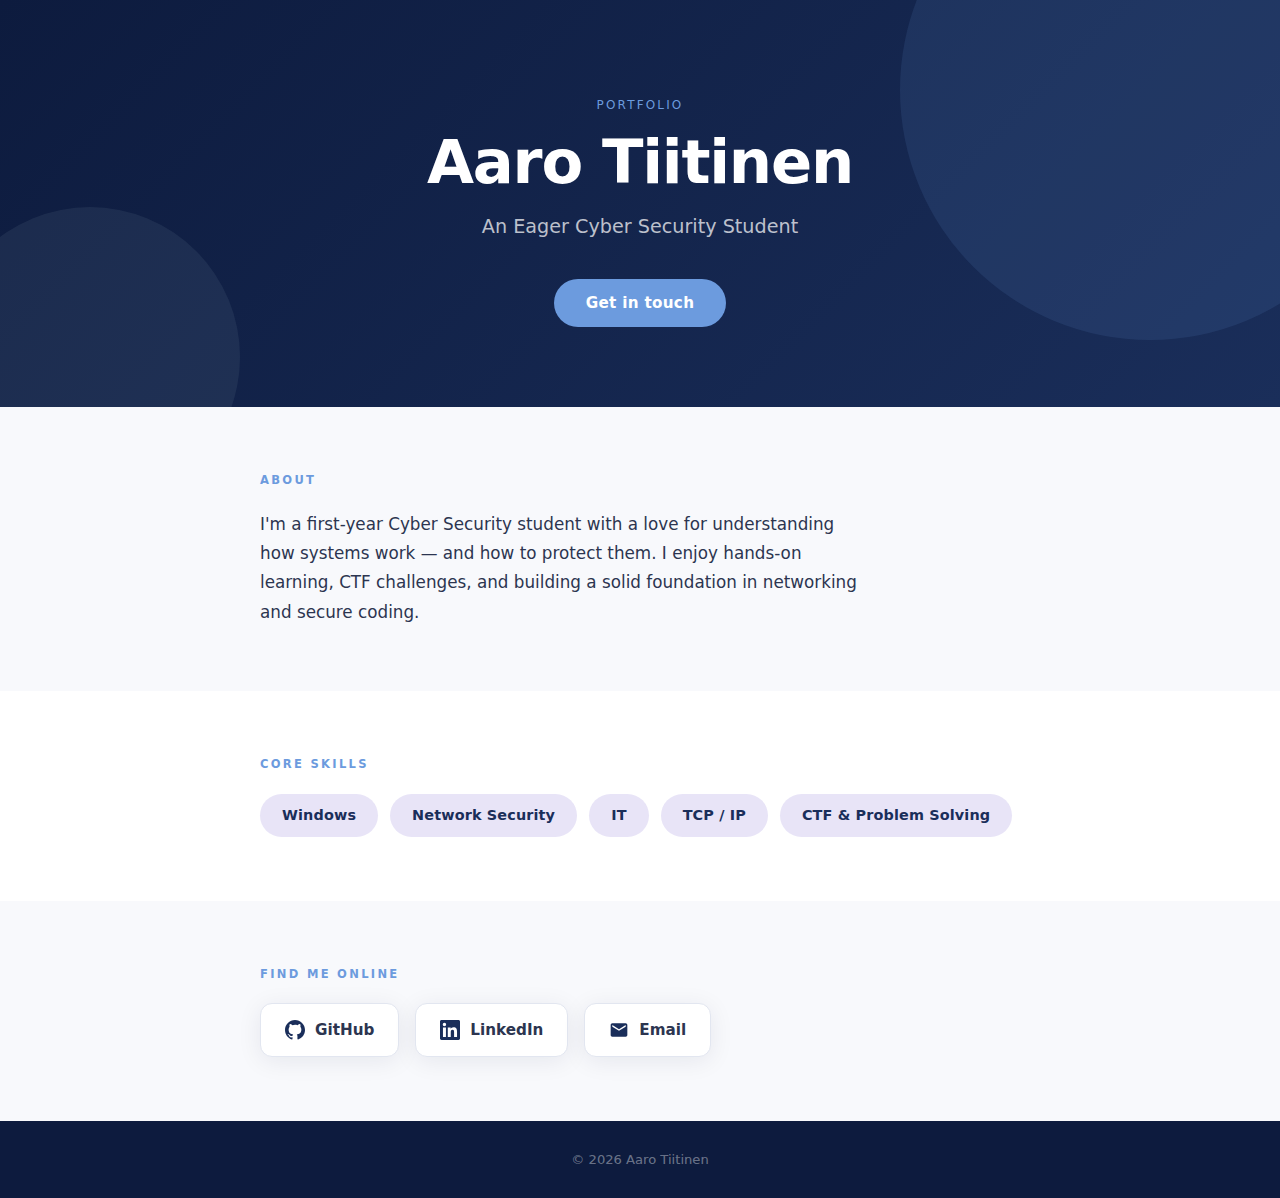
<file: cyberportfolio/index.html>
<!DOCTYPE html>
<html lang="en">
  <head>
    <meta charset="UTF-8" />
    <meta name="viewport" content="width=device-width, initial-scale=1.0" />
    <title>Aaro Tiitinen — Cyber Security</title>
    <link rel="stylesheet" href="style.css" />
  </head>
  <body>
    <!-- ── HEADER / HERO ── -->
    <header class="hero">
      <div class="hero-inner">
        <p class="hero-label">Portfolio</p>
        <h1 class="hero-name">Aaro Tiitinen</h1>
        <p class="hero-tagline">An Eager Cyber Security Student</p>
        <a href="mailto:[your-email@example.com]" class="cta-btn"
          >Get in touch</a
        >
      </div>
    </header>

    <main>
      <!-- ── ABOUT ── -->
      <section class="section about">
        <div class="container">
          <h2 class="section-title">About</h2>
          <p class="about-text">
            I'm a first-year Cyber Security student with a love for
            understanding how systems work — and how to protect them. I enjoy
            hands-on learning, CTF challenges, and building a solid foundation
            in networking and secure coding.
          </p>
        </div>
      </section>

      <!-- ── CORE SKILLS ── -->
      <section class="section skills">
        <div class="container">
          <h2 class="section-title">Core Skills</h2>
          <ul class="skills-grid">
            <li class="skill-card">Windows</li>
            <li class="skill-card">Network Security</li>
            <li class="skill-card">IT</li>
            <li class="skill-card">TCP / IP</li>
            <li class="skill-card">CTF &amp; Problem Solving</li>
          </ul>
        </div>
      </section>

      <!-- ── SOCIALS / LINKS ── -->
      <section class="section socials">
        <div class="container">
          <h2 class="section-title">Find Me Online</h2>
          <div class="links-row">
            <a
              href="https://github.com/aarotiit"
              class="link-card"
              target="_blank"
              rel="noopener"
            >
              <span class="link-icon">
                <!-- GitHub icon (inline SVG, no external dependency) -->
                <svg
                  xmlns="http://www.w3.org/2000/svg"
                  viewBox="0 0 24 24"
                  fill="currentColor"
                  aria-hidden="true"
                >
                  <path
                    d="M12 0C5.37 0 0 5.37 0 12c0 5.3 3.438 9.8 8.205 11.385.6.113.82-.258.82-.577
                  0-.285-.01-1.04-.015-2.04-3.338.724-4.042-1.61-4.042-1.61-.546-1.387-1.333-1.756
                  -1.333-1.756-1.09-.745.083-.729.083-.729 1.205.084 1.84 1.237 1.84 1.237 1.07
                  1.834 2.807 1.304 3.492.997.108-.775.418-1.305.762-1.605-2.665-.3-5.466-1.332
                  -5.466-5.93 0-1.31.465-2.38 1.235-3.22-.135-.303-.54-1.523.105-3.176 0 0
                  1.005-.322 3.3 1.23a11.52 11.52 0 0 1 3-.405c1.02.005 2.045.138 3 .405 2.28
                  -1.552 3.285-1.23 3.285-1.23.645 1.653.24 2.873.12 3.176.765.84 1.23 1.91
                  1.23 3.22 0 4.61-2.805 5.625-5.475 5.92.42.36.81 1.096.81 2.22 0 1.606-.015
                  2.896-.015 3.286 0 .315.21.69.825.57C20.565 21.795 24 17.295 24 12c0-6.63
                  -5.37-12-12-12z"
                  />
                </svg>
              </span>
              GitHub
            </a>

            <a
              href="https://www.linkedin.com/in/aaro-tiitinen-1a43a0358/"
              class="link-card"
              target="_blank"
              rel="noopener"
            >
              <span class="link-icon">
                <svg
                  xmlns="http://www.w3.org/2000/svg"
                  viewBox="0 0 24 24"
                  fill="currentColor"
                  aria-hidden="true"
                >
                  <path
                    d="M20.447 20.452h-3.554v-5.569c0-1.328-.027-3.037-1.852-3.037-1.853
                  0-2.136 1.445-2.136 2.939v5.667H9.351V9h3.414v1.561h.046c.477-.9
                  1.637-1.85 3.37-1.85 3.601 0 4.267 2.37 4.267 5.455v6.286zM5.337
                  7.433a2.062 2.062 0 0 1-2.063-2.065 2.064 2.064 0 1 1 2.063
                  2.065zm1.782 13.019H3.555V9h3.564v11.452zM22.225 0H1.771C.792 0
                  0 .774 0 1.729v20.542C0 23.227.792 24 1.771 24h20.451C23.2
                  24 24 23.227 24 22.271V1.729C24 .774 23.2 0 22.222 0h.003z"
                  />
                </svg>
              </span>
              LinkedIn
            </a>

            <a href="mailto:aaro.tiitinen@gmail.com" class="link-card">
              <span class="link-icon">
                <svg
                  xmlns="http://www.w3.org/2000/svg"
                  viewBox="0 0 24 24"
                  fill="currentColor"
                  aria-hidden="true"
                >
                  <path
                    d="M20 4H4c-1.1 0-2 .9-2 2v12c0 1.1.9 2 2 2h16c1.1
                  0 2-.9 2-2V6c0-1.1-.9-2-2-2zm0 4-8 5-8-5V6l8 5 8-5v2z"
                  />
                </svg>
              </span>
              Email
            </a>
          </div>
        </div>
      </section>
    </main>

    <footer class="footer">
      <p>&copy; 2026 Aaro Tiitinen</p>
    </footer>
  </body>
</html>
</file>
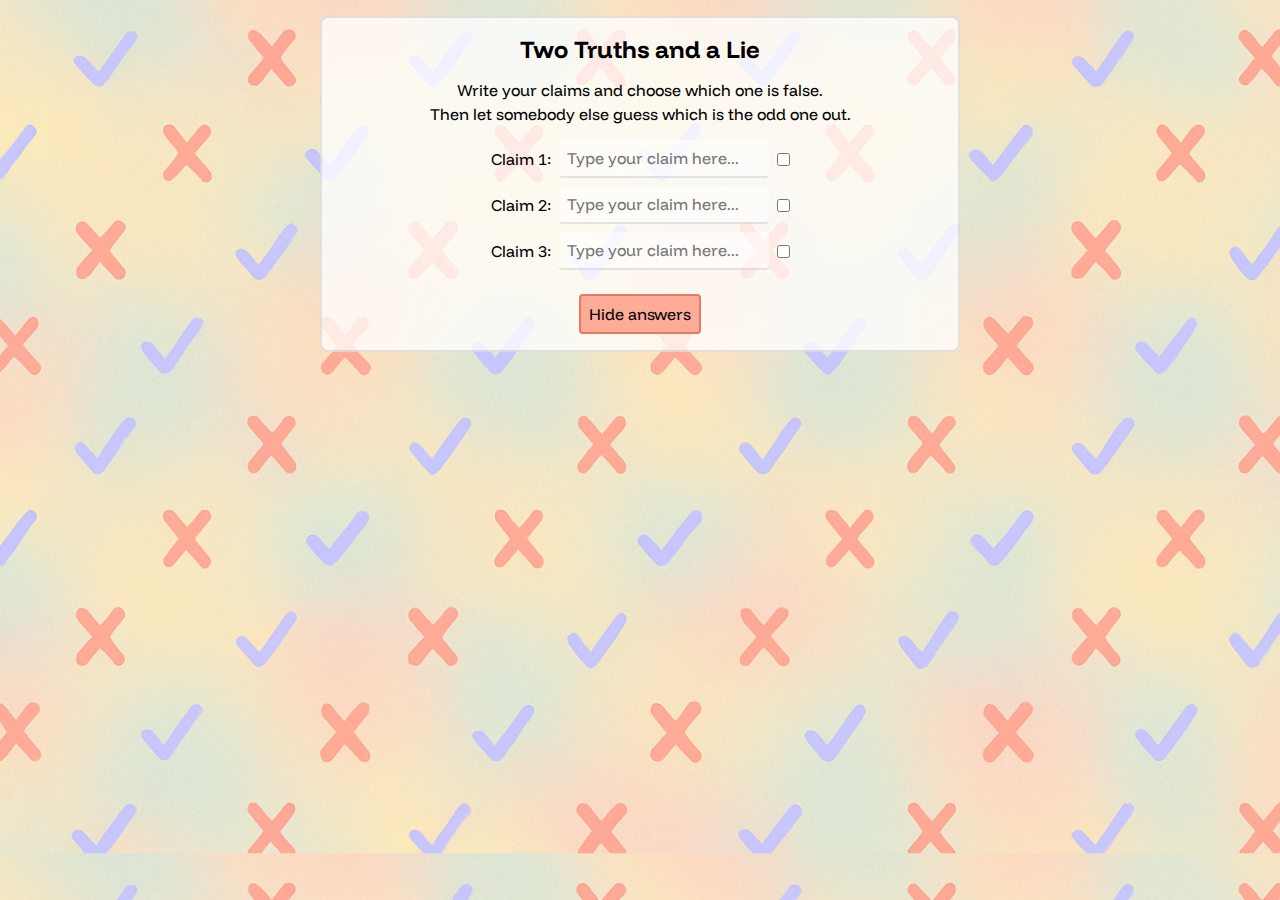
<file: TwoTruthsAndOneLie/index.html>
<!DOCTYPE html>
<html lang="en">
  <head>
    <meta charset="UTF-8" />
    <meta name="viewport" content="width=device-width, initial-scale=1.0" />
    <link rel="preconnect" href="https://fonts.googleapis.com" />
    <link rel="preconnect" href="https://fonts.gstatic.com/" crossorigin />
    <link
      href="https://fonts.googleapis.com/css2?family=Funnel+Display:wght@300..800&display=swap"
      rel="stylesheet"
    />
    <title>Two Truths and a Lie</title>
    <style>
      html,
      html * {
        margin: 0;
        padding: 0;
        border: none;
        box-sizing: border-box;
      }
      body {
        font: 1em "Funnel Display", "Arial", sans-serif;
        background: url(background.png);
        background-size: cover;
      }
      #root {
        max-width: 40em;
        margin: 1rem auto;
        padding: 1rem;
        background: rgba(255, 255, 255, 0.75);
        border: 0.15rem solid rgba(0, 0, 0, 0.1);
        border-radius: 0.5rem;
      }
      header {
        text-align: center;
      }
      h2 {
        margin-bottom: 1rem;
      }
      p {
        margin-bottom: 0.25rem;
      }
      p:last-child {
        margin-bottom: 1rem;
      }
      form {
        display: flex;
        flex-direction: column;
        align-items: center;
      }
      .input-container {
        display: flex;
        align-items: center;
        gap: 0.5rem;
        margin-bottom: 0.5rem;
      }
      input[type="text"],
      button {
        font: inherit;
        padding: 0.5rem;
        border-radius: 0.25rem;
      }
      input[type="text"] {
        background: rgba(255, 255, 255, 0.5);
        border-bottom: 0.15rem solid rgba(0, 0, 0, 0.1);
        transition: 100ms background ease-in-out;
      }
      .show input[type="text"].truth {
        background: rgba(14, 161, 66, 0.25);
      }
      .show input[type="text"].lie {
        background: rgba(220, 50, 0, 0.25);
      }
      button {
        margin-top: 1rem;
        background: rgba(254, 171, 151, 1);
        border: 0.15rem solid rgba(214, 108, 82, 0.75);
        transition: 100ms background ease-in-out;
      }
      button:hover {
        background: rgba(254, 171, 151, 0.75);
      }
      input[type="checkbox"],
      button:hover {
        cursor: pointer;
      }
      input[type="checkbox"] {
        transition: 100ms opacity ease-in-out;
      }
      .hide input[type="checkbox"] {
        opacity: 0;
      }
    </style>
  </head>
  <body>
    <div id="root">
      <header>
        <h2>Two Truths and a Lie</h2>
        <p>Write your claims and choose which one is false.</p>
        <p>Then let somebody else guess which is the odd one out.</p>
      </header>
      <form id="form">
        <div class="input-container show">
          <label for="claim-1">Claim 1:</label>
          <input
            id="claim-1"
            type="text"
            placeholder="Type your claim here..."
          />
          <input class="claim-checkbox" id="claim-1-checkbox" type="checkbox" />
        </div>
        <div class="input-container show">
          <label for="claim-2">Claim 2:</label>
          <input
            id="claim-2"
            type="text"
            placeholder="Type your claim here..."
          />
          <input class="claim-checkbox" id="claim-2-checkbox" type="checkbox" />
        </div>
        <div class="input-container show">
          <label for="claim-3">Claim 3:</label>
          <input
            id="claim-3"
            type="text"
            placeholder="Type your claim here..."
          />
          <input class="claim-checkbox" id="claim-3-checkbox" type="checkbox" />
        </div>
        <button id="toggle-answers" type="button" value="1">
          Hide answers
        </button>
      </form>
    </div>
    <script>
      const checkboxes = document.querySelectorAll(".claim-checkbox");

      checkboxes.forEach((checkbox) => {
        checkbox.addEventListener("change", (event) => {
          checkboxes.forEach((element) => {
            const textInput =
              element.parentElement.querySelector("input[type='text']");
            if (element.id !== event.target.id || element.checked === false) {
              element.checked = false;
              textInput.className = "truth";
            } else {
              textInput.className = "lie";
            }
          });
        });
      });

      const button = document.getElementById("toggle-answers");
      const containers = document.querySelectorAll(".input-container");

      button.addEventListener("click", () => {
        if (Number(button.value) === 1) {
          button.value = 0;
          containers.forEach((container) =>
            container.classList.replace("show", "hide")
          );
          button.textContent = "Show answers";
        } else {
          button.value = 1;
          containers.forEach((container) =>
            container.classList.replace("hide", "show")
          );
          button.textContent = "Hide answers";
        }
      });
    </script>
  </body>
</html>
</file>
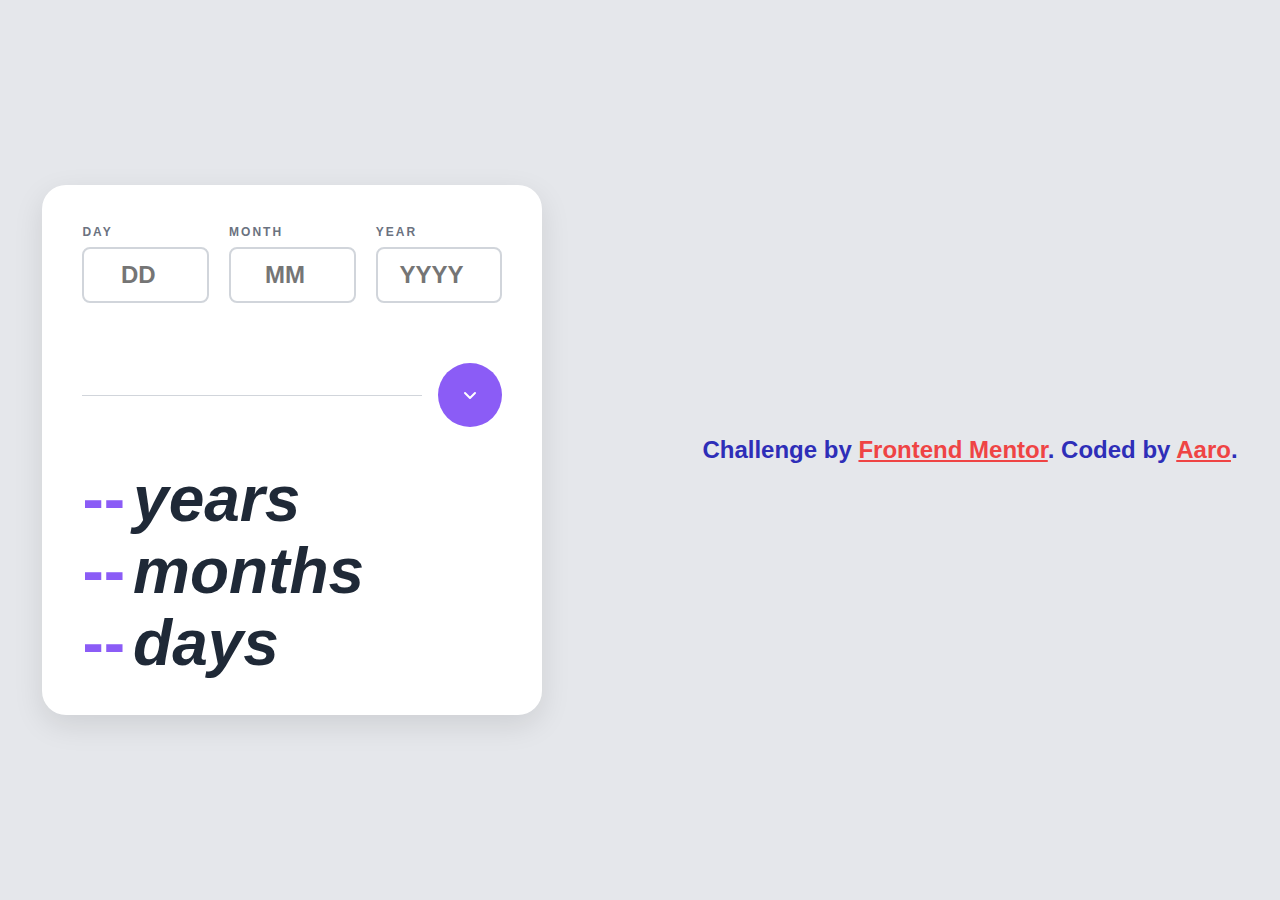
<file: age-calculator-app/code/index.html>
<!DOCTYPE html>
<html lang="en">
  <head>
    <meta charset="UTF-8" />
    <meta name="viewport" content="width=device-width, initial-scale=1.0" />
    <title>Age Calculator</title>
    <link rel="icon" type="image/png" href="images/favicon-32x32.png" />
    <meta
      name="description"
      content="Calculate your exact age in years, months, and days"
    />

    <link rel="stylesheet" href="style.css" />
  </head>
  <body>
    <div class="container">
      <div class="calculator-card">
        <div class="input-section">
          <div class="input-group">
            <label for="day">DAY</label>
            <input type="number" id="day" placeholder="DD" min="1" max="31" />
            <span class="error-message" id="day-error"></span>
          </div>

          <div class="input-group">
            <label for="month">MONTH</label>
            <input type="number" id="month" placeholder="MM" min="1" max="12" />
            <span class="error-message" id="month-error"></span>
          </div>

          <div class="input-group">
            <label for="year">YEAR</label>
            <input type="number" id="year" placeholder="YYYY" min="1900" />
            <span class="error-message" id="year-error"></span>
          </div>
        </div>

        <div class="divider-section">
          <div class="divider-line"></div>
          <button class="calculate-btn" id="calculate-btn">
            <svg
              width="24"
              height="24"
              viewBox="0 0 24 24"
              fill="none"
              xmlns="http://www.w3.org/200/svg"
            >
              <path
                d="M7 10L12 15L17 10"
                stroke="currentColor"
                stroke-width="2"
                stroke-linecap="round"
                stroke-linejoin="round"
              />
            </svg>
          </button>
        </div>

        <div class="results-section">
          <div class="result-row">
            <span class="number" id="years-result">--</span>
            <span class="unit">years</span>
          </div>
          <div class="result-row">
            <span class="number" id="months-result">--</span>
            <span class="unit">months</span>
          </div>
          <div class="result-row">
            <span class="number" id="days-result">--</span>
            <span class="unit">days</span>
          </div>
        </div>
      </div>
    </div>

    <script src="script.js"></script>

    <div id="sign">
      Challenge by
      <a href="https://www.frontendmentor.io?ref=challenge" target="_blank"
        >Frontend Mentor</a
      >. Coded by <a href="https://github.com/aarotiit">Aaro</a>.
    </div>
  </body>
</html>
</file>
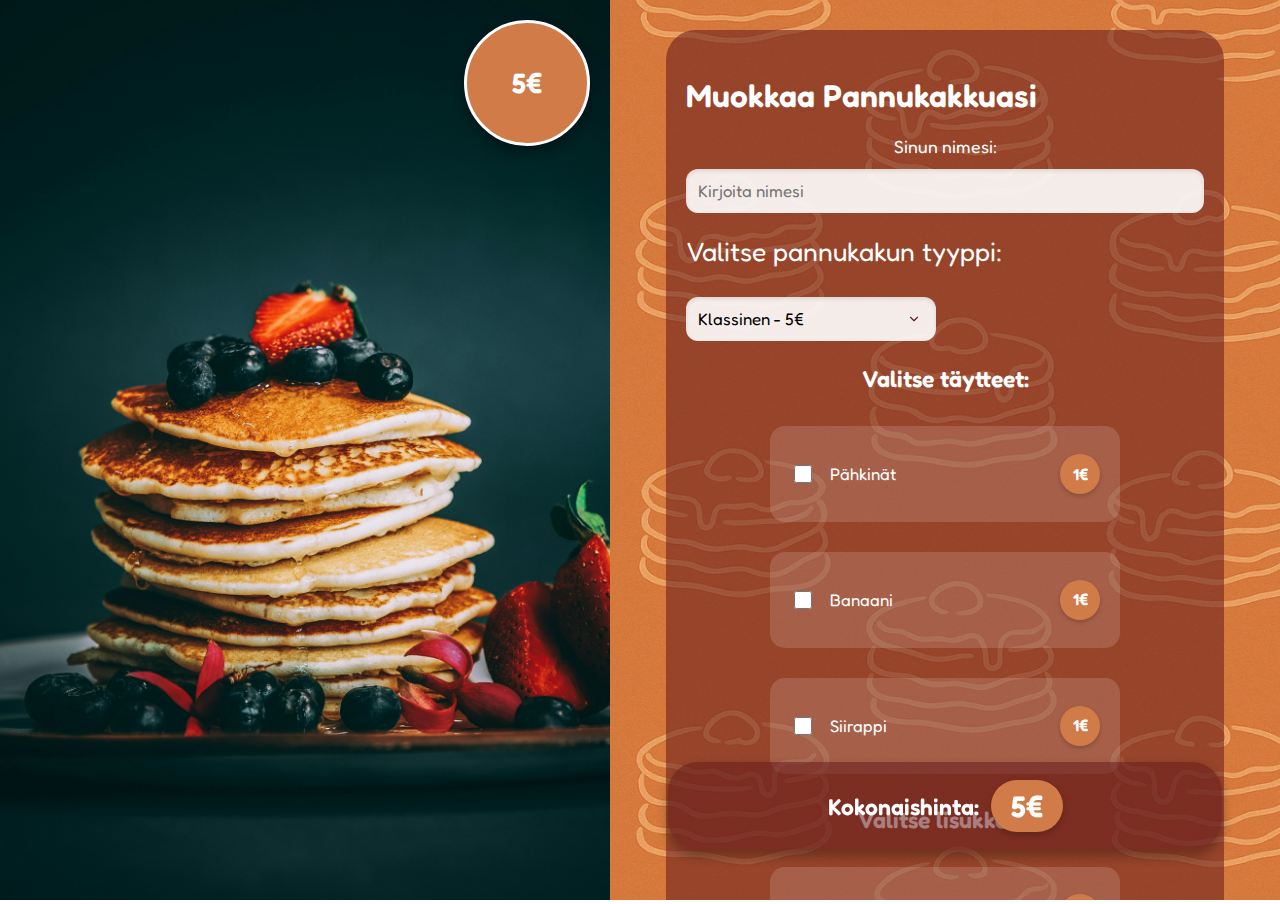
<file: Pannukakkusivu/code/index.html>
<!DOCTYPE html>
<html lang="en">
  <head>
    <meta charset="UTF-8" />
    <title>Tilaa pannukakku</title>
    <link rel="stylesheet" href="style.css" />
    <link
      href="https://fonts.googleapis.com/css2?family=Fredoka:wght@400;600&display=swap"
      rel="stylesheet"
    />
  </head>
  <body>
    <div class="container">
      <div class="image-container">
        <img src="images/pancake.jpeg" alt="Delicious pancakes" />
        <div class="price-banner"><span id="totalPrice">5€</span></div>
      </div>
      <div class="form-container">
        <div id="box">
          <h2>Muokkaa Pannukakkuasi</h2>
          <form id="pancakeForm">
            <label for="customerName">Sinun nimesi:</label>
            <input
              type="text"
              id="customerName"
              placeholder="Kirjoita nimesi"
            />

            <div id="selectType">
              <label for="type" style="font-size: 1.5em"
                >Valitse pannukakun tyyppi:</label
              >
              <select id="type">
                <option value="5">Klassinen - 5€</option>
                <option value="6">Suklaa - 6€</option>
                <option value="7">Mustikka - 7€</option>
              </select>
            </div>

            <h3>Valitse täytteet:</h3>
            <label>
              <div class="ingredients">
                <input type="checkbox" class="topping" value="1" />
                <span>Pähkinät</span>
                <p class="extraPrice">1€</p>
              </div>
            </label>
            <label>
              <div class="ingredients">
                <input type="checkbox" class="topping" value="1" />
                <span>Banaani</span>
                <p class="extraPrice">1€</p>
              </div>
            </label>
            <label>
              <div class="ingredients">
                <input type="checkbox" class="topping" value="1" />
                <span>Siirappi</span>
                <p class="extraPrice">1€</p>
              </div>
            </label>

            <h3>Valitse lisukkeet:</h3>
            <label>
              <div class="ingredients">
                <input type="checkbox" class="extra" value="2" />
                <span>Kermavaahto</span>
                <p class="extraPrice">2€</p>
              </div>
            </label>
            <label>
              <div class="ingredients">
                <input type="checkbox" class="extra" value="3" />
                <span>Jäätelö</span>
                <p class="extraPrice">3€</p>
              </div>
            </label>

            <h3>Valitse toimitustapa:</h3>
            <div class="delivery-options">
              <label class="delivery-option">
                <input type="checkbox" class="delivery" value="0" />
                Syö täällä
              </label>
              <label class="delivery-option">
                <input type="checkbox" class="delivery" value="0" />
                Ota mukaan
              </label>
              <label class="delivery-option">
                <input type="checkbox" class="delivery" value="5" />
                Toimitus (+ 5€)
              </label>
            </div>
          </form>
        </div>

        <h3 id="priceTitle">
          Kokonaishinta: <span id="totalPriceDisplay">5€</span>
        </h3>
        <button type="button" id="seeOrder">Tarkista tilauksen tiedot</button>

        <div id="orderSummary">
          <h3>Tilauksen yhteenveto</h3>
          <p id="summaryText">Tietosi tulevat tähän.</p>
          <button type="button" id="confirmOrder">Vahvista tilaus</button>
        </div>

        <div class="nav-links">
          <a href="tilaukset.html">Kaikki tilaukset</a>
        </div>
      </div>
    </div>
    <script src="script.js"></script>
  </body>
</html>
</file>
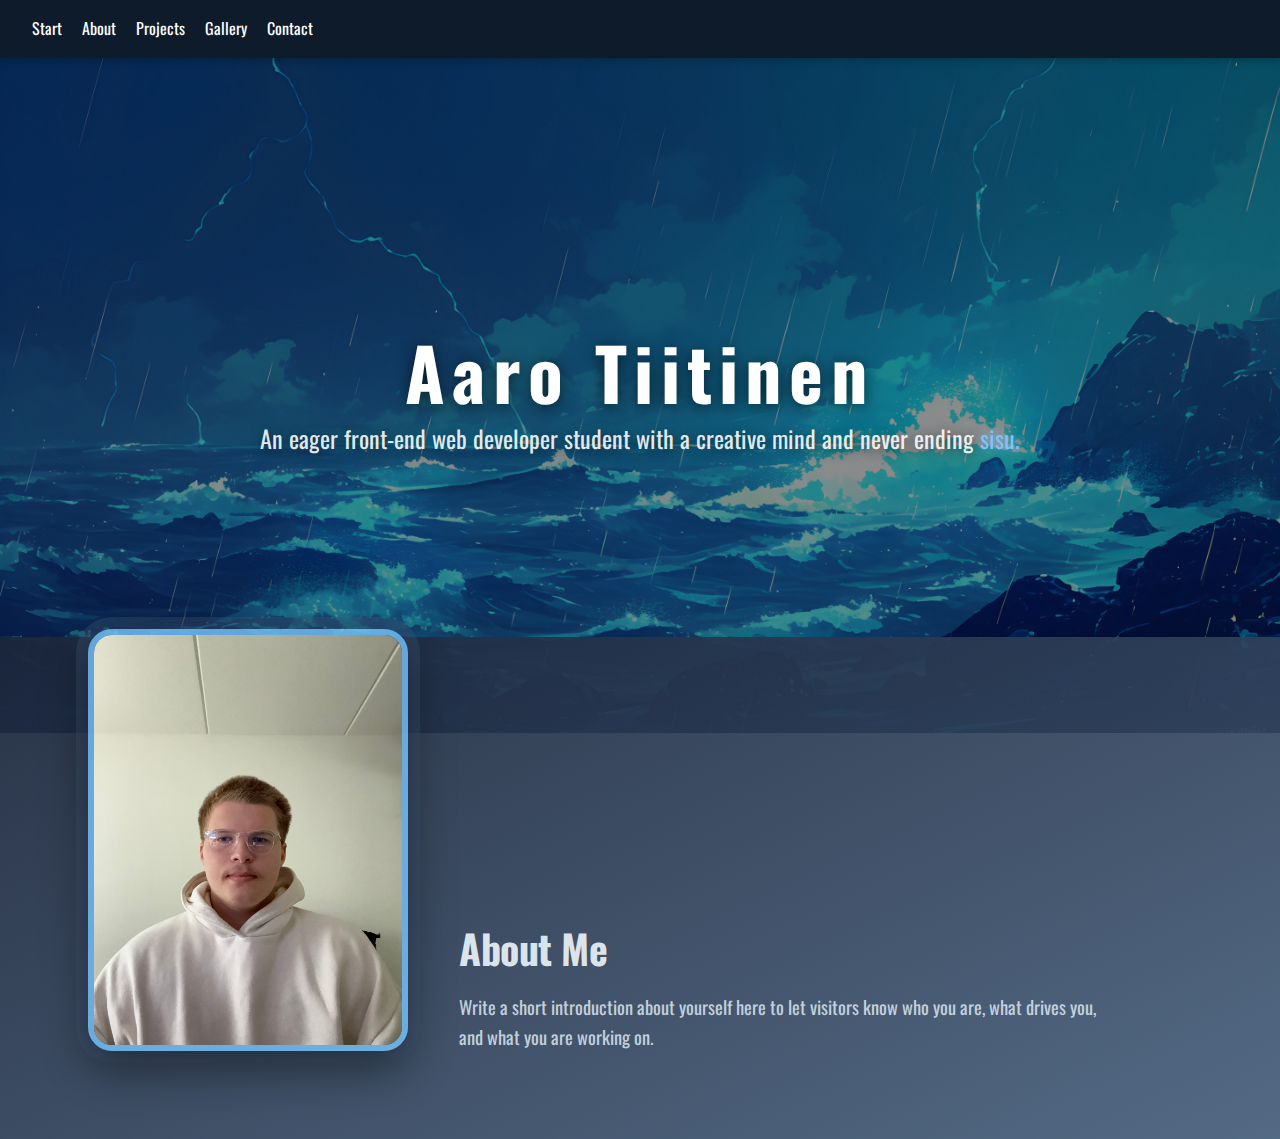
<file: Portfolio/Code/index.html>
<!DOCTYPE html>
<html lang="en">
  <head>
    <meta charset="utf-8" />
    <meta name="viewport" content="width=device-width, initial-scale=1" />
    <title>Aaro Tiitinen - Portfolio</title>
    <!-- Inter + Montserrat from Google Fonts -->
    <link rel="preconnect" href="https://fonts.googleapis.com" />
    <link rel="preconnect" href="https://fonts.gstatic.com" crossorigin />
    <link
      href="https://fonts.googleapis.com/css2?family=Oswald:wght@200..700&display=swap"
      rel="stylesheet"
    />
    <link rel="stylesheet" href="style.css" />
  </head>
  <body>
    <!-- 2. Header (branding + navigation) -->
    <header>
      <nav aria-label="Main navigation">
        <a href="index.html" id="myName"></a>
        <!-- Mobile menu button -->
        <button
          class="ham-menu"
          aria-label="Open menu"
          aria-controls="mobile-menu"
          aria-expanded="false"
          type="button"
        >
          <span aria-hidden="true"></span>
          <span aria-hidden="true"></span>
          <span aria-hidden="true"></span>
        </button>
        <!-- Navigation links (drawer on mobile, inline on desktop) -->
        <div class="off-screen-menu" id="mobile-menu">
          <ul>
            <li><a href="#hero">Start</a></li>
            <li><a href="#about">About</a></li>
            <li><a href="#projects">Projects</a></li>
            <li><a href="gallery.html">Gallery</a></li>
            <li><a href="#contact">Contact</a></li>
          </ul>
        </div>
      </nav>
    </header>

    <!-- 3. Main (all primary content lives here) -->
    <main id="main">
      <!-- Hero Section -->
      <section id="hero">
        <div class="hero-inner">
          <h1 class="hero-title">Aaro Tiitinen</h1>
          <p class="hero-subtitle">
            An eager front-end web developer student with a creative mind and
            never ending
            <span class="hero-sisu-wrapper">
              <button type="button" id="hero-sisu">sisu.</button>
              <span class="hero-tooltip" id="hero-sisu-tooltip">
                Sisu is finnish for "perseverance through hardships".
              </span>
            </span>
          </p>
        </div>
      </section>

      <!-- About Section -->
      <section id="about">
        <div class="about-wrapper">
          <div class="about-media">
            <img
              src="../Images/selfie.JPEG"
              alt="Portrait of Aaro Tiitinen"
              class="about-photo"
            />
          </div>
          <div class="about-content">
            <h2 class="about-heading">About Me</h2>
            <p class="about-text">
              Write a short introduction about yourself here to let visitors know who you are, what drives you, and what you are working on.
            </p>
          </div>
        </div>
      </section>

      <!-- Projects Section -->
      <section id="projects">
        <!-- later: project cards -->
      </section>

      <!-- Gallery Page is separate (gallery.html) -->
    </main>

    <!-- 4. Footer (contact form, links, copyright) -->
    <footer id="contact">
      <!-- later: contact form -->
    </footer>
    <script src="script.js"></script>
  </body>
</html>
</file>
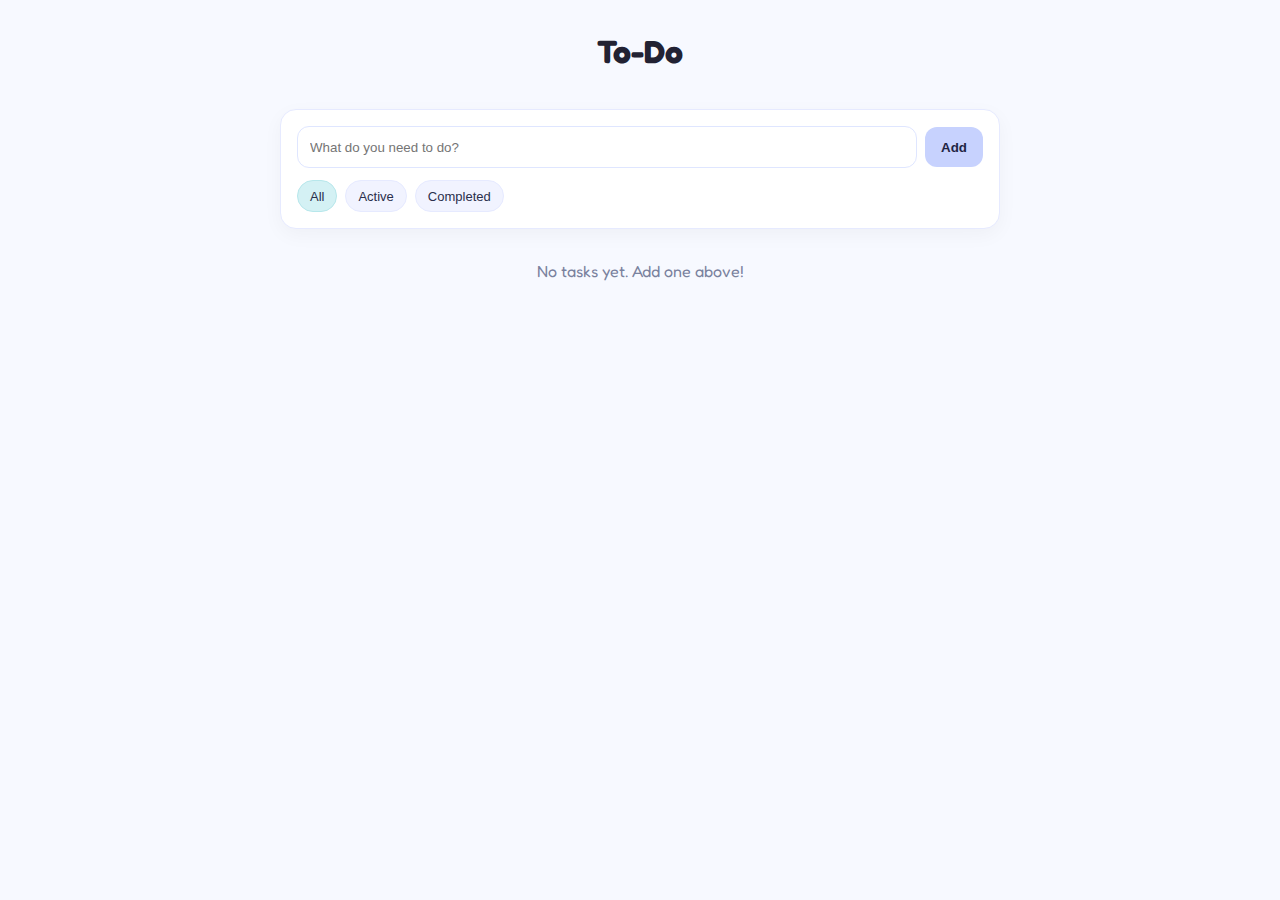
<file: To-Do-list/code/index.html>
<!DOCTYPE html>
<html lang="en">
  <head>
    <meta charset="UTF-8" />
    <meta name="viewport" content="width=device-width, initial-scale=1.0" />
    <title>To-Do List</title>
    <link rel="canonical" href="/" />
    <link rel="stylesheet" href="style.css" />

    <link rel="preconnect" href="https://fonts.googleapis.com" />
    <link rel="preconnect" href="https://fonts.gstatic.com" crossorigin />
    <link
      href="https://fonts.googleapis.com/css2?family=Fredoka:wght@400;500;600;700&display=swap"
      rel="stylesheet"
    />
  </head>

  <body>
    <header class="site-header">
      <h1 class="site-title">To-Do</h1>
      <p class="site-subtitle"></p>
    </header>

    <main class="app">
      <section class="card">
        <div class="input-row">
          <input
            id="task-input"
            type="text"
            placeholder="What do you need to do?"
            aria-label="New task"
          />
          <button id="add-btn">Add</button>
        </div>
        <div class="filters">
          <button id="filter-all" class="chip active">All</button>
          <button id="filter-active" class="chip">Active</button>
          <button id="filter-completed" class="chip">Completed</button>
        </div>
      </section>

      <section style="margin-top: 16px" aria-label="Task list">
        <ul id="list" class="list"></ul>
        <div id="empty" class="empty" style="display: none">
          No tasks yet. Add one above!
        </div>
      </section>
    </main>
    <script src="script.js"></script>
  </body>
</html>
</file>
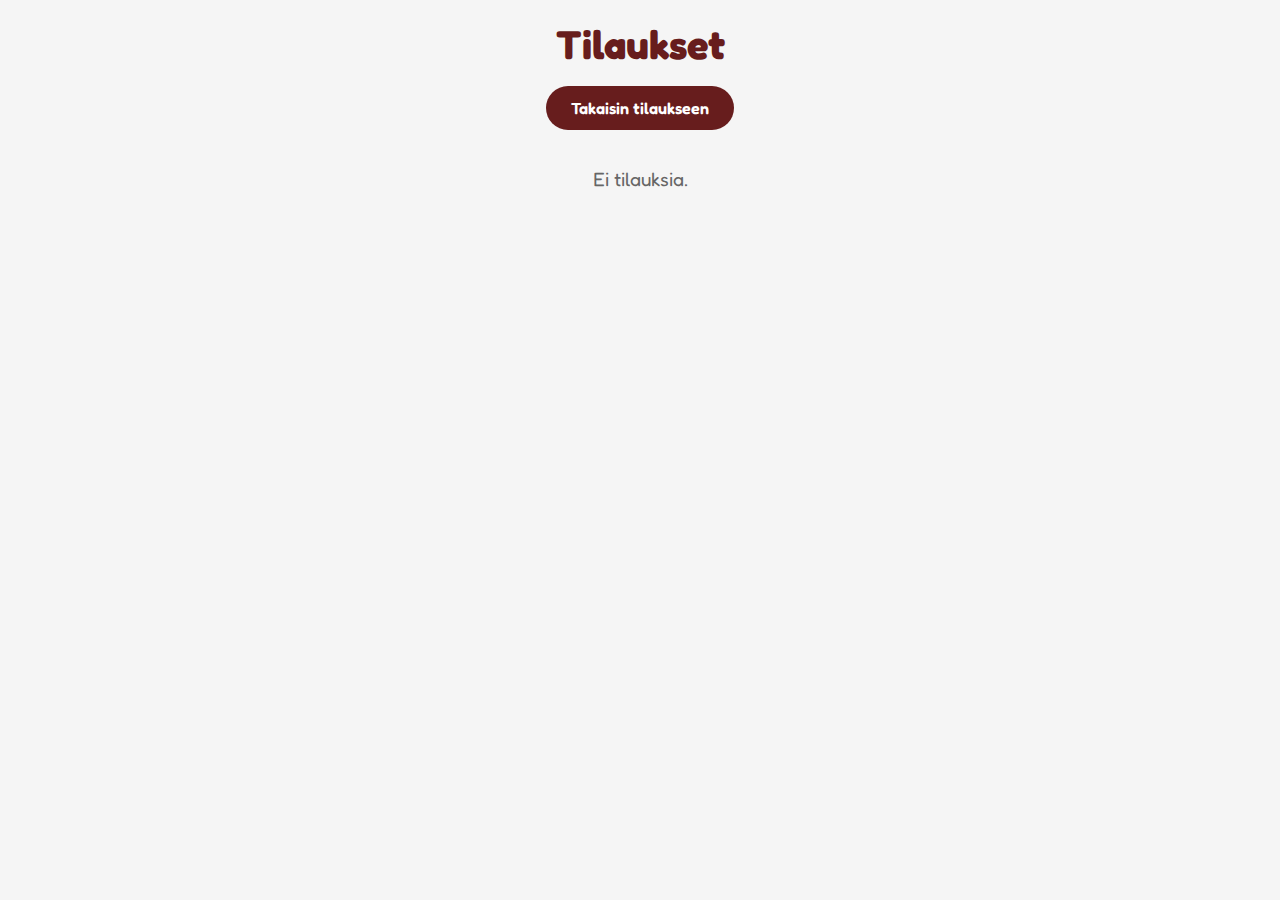
<file: Pannukakkusivu/code/tilaukset.html>
<html lang="fi">
  <head>
    <meta charset="UTF-8" />
    <title>Kaikki tilaukset</title>
    <link rel="stylesheet" href="kokki.css" />
    <link
      href="https://fonts.googleapis.com/css2?family=Fredoka:wght@400;600&display=swap"
      rel="stylesheet"
    />
  </head>
  <body>
    <div class="orders-page">
      <h1>Tilaukset</h1>
      <div class="nav-back">
        <a href="index.html">Takaisin tilaukseen</a>
      </div>
      <div id="ordersContainer"></div>
    </div>
    <script src="kokki.js"></script>
  </body>
</html>
</file>
<file: age-calculator-app/code/style.css>
* {
  margin: 0;
  padding: 0;
  box-sizing: border-box;
}

body {
  font-family: "Poppins", -apple-system, BlinkMacSystemFont, "Segoe UI", Roboto,
    sans-serif;
  background-color: #e5e7eb;
  min-height: 100vh;
  display: flex;
  align-items: center;
  justify-content: center;
  padding: 20px;
}

.container {
  width: 100%;
  max-width: 500px;
}

.calculator-card {
  background: white;
  border-radius: 24px;
  padding: 40px;
  box-shadow: 0 10px 30px rgba(0, 0, 0, 0.1);
}

.input-section {
  display: grid;
  grid-template-columns: 1fr 1fr 1fr;
  gap: 20px;
  margin-bottom: 40px;
}

.input-group {
  display: flex;
  flex-direction: column;
}

.input-group label {
  font-size: 12px;
  font-weight: 600;
  color: #6b7280;
  letter-spacing: 2px;
  margin-bottom: 8px;
  text-transform: uppercase;
}

.input-group input {
  width: 100%;
  height: 56px;
  border: 2px solid #d1d5db;
  border-radius: 8px;
  font-size: 24px;
  font-weight: bold;
  text-align: center;
  background: white;
  transition: all 0.2s ease;
}

.input-group input:hover {
  border-color: #8b5cf6;
}

.input-group input:focus {
  outline: none;
  border-color: #8b5cf6;
  box-shadow: 0 0 0 3px rgba(139, 92, 246, 0.1);
}

.input-group input.error {
  border-color: #ef4444;
}

.error-message {
  font-size: 12px;
  color: #ef4444;
  font-style: italic;
  margin-top: 4px;
  min-height: 16px;
}

.divider-section {
  display: flex;
  align-items: center;
  justify-content: flex-end;
  margin-bottom: 40px;
}

.divider-line {
  flex: 1;
  height: 1px;
  background-color: #d1d5db;
  margin-right: 16px;
}

.calculate-btn {
  width: 64px;
  height: 64px;
  border: none;
  border-radius: 50%;
  background-color: #8b5cf6;
  color: white;
  cursor: pointer;
  display: flex;
  align-items: center;
  justify-content: center;
  transition: all 0.2s ease;
}

.calculate-btn:hover {
  background-color: #7c3aed;
  transform: scale(1.05);
}

.calculate-btn:active {
  transform: scale(0.95);
}

.results-section {
  display: flex;
  flex-direction: column;
  gap: 8px;
}

.result-row {
  display: flex;
  align-items: baseline;
  gap: 8px;
}

.number {
  font-size: 64px;
  font-weight: 900;
  color: #8b5cf6;
  line-height: 1;
}

.unit {
  font-size: 64px;
  font-weight: 900;
  color: #1f2937;
  font-style: italic;
  line-height: 1;
}

@media (max-width: 640px) {
  .calculator-card {
    padding: 24px;
  }

  .input-section {
    gap: 16px;
    margin-bottom: 32px;
  }

  .input-group input {
    height: 48px;
    font-size: 20px;
  }

  .calculate-btn {
    width: 56px;
    height: 56px;
  }

  .number,
  .unit {
    font-size: 48px;
  }

  .divider-section {
    margin-bottom: 32px;
  }
}

@media (max-width: 480px) {
  .number,
  .unit {
    font-size: 40px;
  }

  .input-group input {
    font-size: 18px;
  }
}

#sign {
  margin-left: 10rem;
  color: rgb(46, 46, 184);
  font-size: x-large;
  font-weight: 600;
}

#sign a {
  color: #ef4444;
}
</file>
<file: Pannukakkusivu/code/style.css>
body {
  background-color: #ffffff;
  color: #ffffff;
  display: flex;
  justify-content: center;
  align-items: center;
  margin: 0;
  min-height: 100vh;
  overflow: hidden;
  font-family: "Fredoka", sans-serif;
}

.container {
  display: flex;
  align-items: flex-start;
  justify-content: center;
  width: 100vw;
}

.image-container,
.form-container {
  flex: 1;
  min-height: 100vh;
}

.image-container {
  position: relative;
}

.image-container img {
  object-fit: cover;
  width: 100%;
  height: 100vh;
}

.form-container {
  background-image: url(images/pannukakkukuva.png);
  background-size: cover;
  background-position: center;
  display: flex;
  flex-direction: column;
  padding: 30px;
  line-height: normal;
  font-size: 1.1em;
  overflow-y: auto;
  max-height: 100vh;
  box-sizing: border-box;
  align-items: center;
}

.price-banner {
  position: absolute;
  top: 20px;
  right: 20px;
  background-color: #d17b49;
  color: white;
  border-radius: 50%;
  width: 120px;
  height: 120px;
  display: flex;
  justify-content: center;
  align-items: center;
  font-size: 28px;
  font-weight: 600;
  box-shadow: 0 6px 12px rgba(0, 0, 0, 0.4);
  border: 3px solid #fff;
}

@keyframes priceBounce {
  0% {
    transform: scale(1);
    color: #000;
  }
  50% {
    transform: scale(1.3);
    color: #d17b49;
  }
  100% {
    transform: scale(1);
    color: #000;
  }
}

.animate-price {
  animation: priceBounce 0.5s ease-in-out;
}

#box,
#priceTitle,
#orderSummary {
  background-color: #671d1d90;
  border-radius: 30px;
  padding: 20px;
  width: 85%;
  max-width: 600px;
}

#box {
  margin-bottom: 10px;
}

#priceTitle {
  padding: 18px;
  text-align: center;
  margin: 15px 0;
  display: flex;
  justify-content: center;
  align-items: center;
  box-shadow: 0 6px 12px rgba(0, 0, 0, 0.3);
  position: sticky;
  bottom: 20px;
}

#orderSummary {
  margin-top: 25px;
  display: none;
}

#orderSummary h3 {
  text-align: center;
  font-size: 1.4em;
  margin-bottom: 15px;
}

#pancakeForm {
  display: flex;
  flex-direction: column;
  gap: 12px;
  width: 100%;
  align-items: center;
}

h2,
h3 {
  margin-bottom: 12px;
  font-weight: 600;
}

h2 {
  font-size: 1.8em;
}

h3 {
  font-size: 1.3em;
  margin-top: 12px;
}

#customerName,
#type {
  padding: 12px;
  border-radius: 12px;
  border: none;
  font-family: "Fredoka", sans-serif;
  font-size: 0.95em;
  background-color: rgba(255, 255, 255, 0.9);
  box-shadow: inset 0 2px 4px rgba(0, 0, 0, 0.1);
  transition: all 0.2s;
}

#customerName {
  width: 100%;
  box-sizing: border-box;
}

#customerName:focus,
#type:focus {
  outline: none;
  box-shadow: inset 0 2px 4px rgba(0, 0, 0, 0.1),
    0 0 0 3px rgba(209, 123, 73, 0.3);
}

#type {
  width: 250px;
  appearance: none;
  background-image: url("data:image/svg+xml;charset=UTF-8,%3csvg xmlns='http://www.w3.org/2000/svg' viewBox='0 0 24 24' fill='none' stroke='%23671d1d' stroke-width='2' stroke-linecap='round' stroke-linejoin='round'%3e%3cpolyline points='6 9 12 15 18 9'%3e%3c/polyline%3e%3c/svg%3e");
  background-repeat: no-repeat;
  background-position: right 15px center;
  background-size: 14px;
  padding-right: 35px;
  text-overflow: ellipsis;
  cursor: pointer;
}

#selectType {
  display: flex;
  align-items: center;
  gap: 20px;
  flex-wrap: wrap;
}

.ingredients {
  background-color: rgba(255, 255, 255, 0.15);
  padding: 12px 20px;
  border-radius: 15px;
  margin-bottom: 8px;
  display: flex;
  align-items: center;
  transition: background-color 0.2s;
  cursor: pointer;
  font-size: 0.95em;
  min-width: 350px;
  box-sizing: border-box;
  justify-content: flex-start;
}

.ingredients span {
  flex: 1;
  padding-left: 8px;
  min-width: 100px;
}

.extraPrice {
  background-color: #d17b49;
  border-radius: 50%;
  width: 40px;
  height: 40px;
  display: flex;
  justify-content: center;
  align-items: center;
  margin-left: auto;
  font-weight: 600;
  box-shadow: 0 2px 4px rgba(0, 0, 0, 0.2);
  font-size: 0.95em;
}

button {
  background-color: #d17b49;
  color: white;
  border: none;
  padding: 15px 25px;
  border-radius: 50px;
  font-family: "Fredoka", sans-serif;
  font-size: 1.1em;
  cursor: pointer;
  margin-top: 25px;
  transition: all 0.2s;
  font-weight: 600;
  box-shadow: 0 4px 8px rgba(0, 0, 0, 0.2);
  text-transform: uppercase;
  letter-spacing: 1px;
  width: 85%;
  max-width: 600px;
}

button:hover {
  transform: translateY(-3px);
  box-shadow: 0 6px 12px rgba(0, 0, 0, 0.3);
  background-color: #e08c59;
}

button:active {
  transform: translateY(1px);
  box-shadow: 0 2px 4px rgba(0, 0, 0, 0.2);
}

#seeOrder {
  align-self: center;
  width: 80%;
  max-width: 400px;
}

#confirmOrder {
  background-color: #2d7d3e;
  margin-top: 15px;
}

#confirmOrder:hover {
  background-color: #359c49;
}

#totalPriceDisplay {
  font-weight: 600;
  color: #fff;
  font-size: 1.3em;
  background-color: #d17b49;
  border-radius: 50px;
  padding: 8px 20px;
  margin-left: 12px;
  box-shadow: 0 3px 6px rgba(0, 0, 0, 0.2);
}

.delivery-options {
  display: flex;
  flex-direction: column;
  gap: 8px;
  margin-top: 8px;
}

.delivery-option {
  background-color: rgba(255, 255, 255, 0.2);
  padding: 10px 12px;
  border-radius: 15px;
  display: flex;
  align-items: center;
  cursor: pointer;
  font-size: 0.95em;
}

.delivery-option:hover {
  background-color: rgba(255, 255, 255, 0.3);
}

input[type="radio"],
input[type="checkbox"] {
  width: 18px;
  height: 18px;
  margin-right: 10px;
  accent-color: #d17b49;
  cursor: pointer;
}

select,
label {
  display: block;
  margin-top: 10px;
}

#summaryText {
  line-height: 1.4;
}

.nav-links {
  margin-top: 20px;
  text-align: center;
}

.nav-links a {
  background-color: #671d1d;
  color: white;
  text-decoration: none;
  padding: 10px 20px;
  border-radius: 20px;
  font-weight: 600;
  transition: all 0.2s;
}

.nav-links a:hover {
  background-color: #8b2525;
  transform: translateY(-2px);
}
</file>
<file: Portfolio/Code/style.css>
:root {
  --base-color: #0d1b2a;
  --base-variant: #1b263b;
  --text-color: white;
  --secondary-text: lightgrey;
  --primary-color: #415a77;
  --accent-color: #778da9;

  --font-body: "Oswald", system-ui, -apple-system, sans-serif;
  --font-heading: "Oswald", system-ui, -apple-system, sans-serif;
}
*,
*::before,
*::after {
  box-sizing: border-box;
}
html,
body {
  margin: 0%;
  padding: 0%;
}
body {
  font-family: var(--font-body);
  font-size: 16px;
  line-height: 1.6;
}

h1,
h2,
h3,
h4,
h5,
h6 {
  font-family: var(--font-heading);
  letter-spacing: -0.5px; /* sharp look */
}

/* hero section */
#hero {
  position: relative;
  min-height: 60vh;
  background-image: url("../Images/digital-art-style-illustration-thunderstorm.jpg");
  background-size: cover;
  background-position: center;
  background-repeat: no-repeat;
  display: flex;
  align-items: center;
}

#hero::after {
  content: "";
  position: absolute;
  inset: 0;
  background: rgba(0, 0, 0, 0.45); /* dark overlay for text contrast */
}

.hero-inner {
  position: relative; /* above overlay */
  z-index: 1;
  color: var(--text-color);
  max-width: 1100px;
  margin-inline: auto;
  padding: 3rem 1rem;
  text-align: center;
}

.hero-title {
  margin: 0 0 0.5rem 0;
  font-size: clamp(2rem, 8vw, 4.5rem);
  line-height: 1.1;
  text-shadow: 0 2px 16px rgba(0, 0, 0, 0.6);
  animation: floatY 2s ease-in-out infinite alternate;
  will-change: transform;
  letter-spacing: 0.1em;
}

.hero-subtitle {
  margin: 0;
  font-size: clamp(1rem, 3.5vw, 1.5rem);
  color: rgba(255, 255, 255, 0.9);
  text-shadow: 0 2px 12px rgba(0, 0, 0, 0.5);
}

#hero-sisu {
  color: #77c6ff;
  text-decoration: none;
  font-weight: 800;
  text-shadow: 0 0 12px rgba(119, 198, 255, 0.65);
  animation: shadowDance 2.6s ease-in-out infinite;
  display: inline-block;
  background: transparent;
  border: none;
  font: inherit;
  padding: 0;
  cursor: pointer;
}

.hero-sisu-wrapper {
  position: relative;
  display: inline-block;
}

.hero-tooltip {
  position: absolute;
  bottom: calc(100% + 0.75rem);
  left: 50%;
  transform: translateX(-50%) scale(0.95);
  transform-origin: bottom center;
  background: rgba(13, 27, 42, 0.92);
  color: #ffffff;
  padding: 0.75rem 1rem;
  border-radius: 0.75rem;
  box-shadow: 0 12px 28px rgba(0, 0, 0, 0.35);
  width: clamp(12rem, 40vw, 18rem);
  text-align: center;
  font-size: 0.95rem;
  line-height: 1.4;
  opacity: 0;
  visibility: hidden;
  pointer-events: none;
  transition: opacity 0.25s ease, transform 0.25s ease, visibility 0.25s ease;
  z-index: 1200;
}

.hero-tooltip::after {
  content: "";
  position: absolute;
  top: 100%;
  left: 50%;
  transform: translateX(-50%);
  border-width: 8px;
  border-style: solid;
  border-color: rgba(13, 27, 42, 0.92) transparent transparent transparent;
}

.hero-sisu-wrapper:hover .hero-tooltip,
.hero-sisu-wrapper:focus-within .hero-tooltip {
  opacity: 1;
  visibility: visible;
  transform: translateX(-50%) scale(1);
}

.hero-sisu-wrapper:focus-within #hero-sisu {
  outline: none;
}

#hero-sisu:focus-visible {
  outline: 2px solid rgba(119, 198, 255, 0.85);
  outline-offset: 4px;
}

/* about section */
#about {
  position: relative;
  background: linear-gradient(155deg, rgba(27, 38, 59, 0.94), rgba(65, 90, 119, 0.9));
  color: rgba(255, 255, 255, 0.92);
  margin-top: calc(-1 * clamp(3rem, 9vw, 6rem));
  padding: clamp(4.5rem, 9vw, 6.5rem) 1.5rem clamp(3.5rem, 7vw, 5.5rem);
  overflow: visible;
}

.about-wrapper {
  max-width: 1100px;
  margin-inline: auto;
  display: flex;
  flex-direction: column;
  align-items: center;
  gap: clamp(1.5rem, 4vw, 3rem);
  text-align: center;
}

.about-media {
  margin-top: calc(-1 * clamp(2.5rem, 12vw, 4.5rem));
  position: relative;
  z-index: 2;
}

.about-photo {
  width: min(280px, 70vw);
  border-radius: 1.5rem;
  border: 6px solid rgba(119, 198, 255, 0.8);
  box-shadow: 0 18px 45px rgba(0, 0, 0, 0.45), 0 0 0 12px rgba(65, 90, 119, 0.35);
  display: block;
}

.about-content {
  max-width: 620px;
  color: rgba(230, 237, 244, 0.95);
}

.about-heading {
  font-size: clamp(1.75rem, 4vw, 2.5rem);
  margin: 0 0 0.75rem 0;
}

.about-text {
  margin: 0;
  font-size: clamp(1rem, 2.2vw, 1.15rem);
  color: rgba(215, 224, 234, 0.9);
}

@media (min-width: 768px) {
  .about-wrapper {
    flex-direction: row;
    align-items: flex-end;
    text-align: left;
    gap: clamp(2rem, 4vw, 4rem);
    margin-left: clamp(1rem, 6vw, 4rem);
    margin-right: auto;
    justify-content: flex-start;
  }

  .about-media {
    margin-top: calc(-1 * clamp(4rem, 12vw, 7rem));
  }

  .about-photo {
    width: min(320px, 28vw);
  }

  .about-content {
    max-width: 650px;
  }
}
@keyframes floatY {
  0% {
    transform: translateY(-5px);
  }
  100% {
    transform: translateY(5px);
  }
}

@keyframes shadowDance {
  0% {
    text-shadow: 0 0 12px rgba(119, 198, 255, 0.65), 0 0 0 rgba(13, 27, 42, 0);
  }
  25% {
    text-shadow: 6px 6px 16px rgba(13, 27, 42, 0.55),
      -2px -2px 10px rgba(119, 198, 255, 0.5);
  }
  50% {
    text-shadow: 0 10px 18px rgba(13, 27, 42, 0.45),
      0 -4px 14px rgba(119, 198, 255, 0.6);
  }
  75% {
    text-shadow: -6px 6px 16px rgba(13, 27, 42, 0.55),
      2px -2px 10px rgba(119, 198, 255, 0.5);
  }
  100% {
    text-shadow: 0 0 12px rgba(119, 198, 255, 0.65), 0 0 0 rgba(13, 27, 42, 0);
  }
}

/* header decoration */
nav {
  background-color: #0d1b2a;
  padding: 1rem;

  width: 100%;
  display: flex;
  align-items: center;
}

header a {
  text-decoration: none;
}

header #myName {
  font-weight: 1000;
  text-decoration: none;
  color: #778da9;
}

header ul {
  list-style-type: none;
  margin: 0%;
  padding: 0%;
}

.off-screen-menu {
  background-color: #1b263b;
  height: 100vh;
  width: 100%;
  max-width: 450px;
  position: fixed;
  top: 0;
  right: 0;
  display: flex;
  flex-direction: column;
  justify-content: center;
  align-items: center;
  text-align: center;
  font-size: 3rem;
  transform: translateX(100%);
  transition: transform 0.3s ease;
  z-index: 1000;
}

.off-screen-menu.active {
  transform: translateX(0);
}

.off-screen-menu li a {
  color: #ffffff;
  text-decoration: none;
}

.off-screen-menu li a:visited {
  color: #ffffff;
}

.ham-menu {
  height: 50px;
  width: 50px;
  position: relative;
  margin-left: auto;
  background: transparent;
  border: none;
  cursor: pointer;
  z-index: 1101; /* above .off-screen-menu (1000) */
}

.ham-menu span {
  height: 5px;
  width: 100%;
  background-color: white;
  border-radius: 25px;
  position: absolute;
  top: 50%;
  left: 50%;
  transform: translate(-50%, -50%);
  transform-origin: center;
  transition: transform 0.3s ease, opacity 0.3s ease;
  display: block;
}

.ham-menu span:nth-child(1) {
  top: 25%;
}

.ham-menu span:nth-child(3) {
  top: 75%;
}
.ham-menu.active span:nth-child(1) {
  top: 50%;
  transform: translate(-50%, -50%) rotate(45deg);
}

.ham-menu.active span:nth-child(2) {
  opacity: 0;
}

.ham-menu.active span:nth-child(3) {
  top: 50%;
  transform: translate(-50%, -50%) rotate(-45deg);
}

/* Prevent background scroll when menu is open */
body.no-scroll {
  overflow: hidden;
}

/* Desktop layout: inline nav, hide hamburger */
@media (min-width: 768px) {
  /* Keep header visible on desktop */
  header {
    position: sticky;
    top: 0;
    z-index: 1100; /* above drawer and content */
    /* Optional subtle shadow for separation */
    box-shadow: 0 2px 8px rgba(0, 0, 0, 0.25);
  }

  .ham-menu {
    display: none;
  }

  .off-screen-menu {
    position: static;
    height: auto;
    max-width: none;
    width: auto;
    background: transparent;
    display: block;
    text-align: right;
    font-size: 1rem;
    transition: none;
    right: auto;
    transform: none;
  }

  nav {
    gap: 1rem;
  }

  .off-screen-menu ul {
    display: flex;
    gap: 1.25rem;
    align-items: center;
    margin-left: auto;
  }

  .off-screen-menu li a {
    color: #ffffff;
    text-decoration: none;
    font-size: 1rem;
  }

  .off-screen-menu.active li a {
    color: #ffffff;
    text-decoration: none;
    font-size: 1rem;
  }

  /* Larger hero on desktop */
  #hero {
    min-height: 75vh;
  }

  .hero-inner {
    padding: 5rem 1rem;
  }
}
</file>
<file: To-Do-list/code/style.css>
body {
  font-family: "Fredoka", system-ui, -apple-system, Segoe UI, Roboto, Arial,
    sans-serif;
  background: #f7f9ff;
  color: #223;
  margin: 0;
}

.site-header {
  text-align: center;
  padding: 32px 16px;
}

.site-title {
  font-size: 32px;
  font-weight: 700;
  margin: 0 0 6px 0;
}

.site-subtitle {
  margin: 0;
  color: #667;
  font-size: 14px;
}

.app {
  max-width: 720px;
  margin: 0 auto;
  padding: 0 16px 40px 16px;
}

.card {
  background: #ffffff;
  border: 1px solid #e6eaff;
  border-radius: 16px;
  box-shadow: 0 6px 20px rgba(0, 0, 0, 0.04);
  padding: 16px;
}

.input-row {
  display: flex;
  gap: 8px;
  align-items: center;
}

#task-input {
  flex: 1;
  height: 40px;
  padding: 0 12px;
  border-radius: 12px;
  border: 1px solid #dfe6ff;
  outline: none;
}

#task-input:focus {
  border-color: #b9c4ff;
  box-shadow: 0 0 0 3px #e8ecff;
}

#add-btn {
  height: 40px;
  padding: 0 16px;
  border: 0;
  border-radius: 12px;
  background: #c7d2fe;
  color: #1f2544;
  font-weight: 600;
  cursor: pointer;
}

#add-btn:hover {
  filter: brightness(0.98);
}

.filters {
  margin-top: 12px;
  display: flex;
  gap: 8px;
}

.chip {
  border: 1px solid #e6eaff;
  background: #f1f3ff;
  color: #2a2f4c;
  border-radius: 1000px;
  height: 32px;
  padding: 0 12px;
  font-size: 13px;
  cursor: pointer;
}

.chip.active {
  background: #d4f1f4;
  border-color: #b7e7eb;
}

.list {
  margin-top: 16px;
  list-style: none;
  padding: 0;
  margin-bottom: 0;
}

.item {
  display: flex;
  align-items: center;
  gap: 10px;
  padding: 12px;
  border: 1px solid #e6eaff;
  background: #fff;
  border-radius: 12px;
}

.item + .item {
  margin-top: 8px;
}

.item-text {
  flex: 1;
  line-height: 1.4;
}

.item.done .item-text {
  text-decoration: line-through;
  color: #7a829e;
}

.delete-btn {
  border: 0;
  height: 32px;
  padding: 0 12px;
  border-radius: 10px;
  background: #ffc9de;
  color: #3a2141;
  cursor: pointer;
  font-weight: 600;
}

.empty {
  text-align: center;
  color: #7a829e;
  padding: 16px 0;
}
</file>
<file: Pannukakkusivu/code/kokki.css>
body {
  font-family: "Fredoka", sans-serif;
  background-color: #f5f5f5;
  margin: 0;
  padding: 20px;
  color: #333;
}

.orders-page {
  max-width: 1200px;
  margin: 0 auto;
}

h1 {
  text-align: center;
  color: #671d1d;
  font-size: 2.5em;
  margin-bottom: 30px;
}

.nav-back {
  text-align: center;
  margin-bottom: 30px;
}

.nav-back a {
  background-color: #671d1d;
  color: white;
  text-decoration: none;
  padding: 12px 25px;
  border-radius: 25px;
  font-weight: 600;
  transition: all 0.2s;
}

.nav-back a:hover {
  background-color: #8b2525;
  transform: translateY(-2px);
}

#ordersContainer {
  display: grid;
  grid-template-columns: repeat(auto-fit, minmax(400px, 1fr));
  gap: 20px;
}

.order-card {
  background: white;
  border-radius: 15px;
  padding: 20px;
  box-shadow: 0 4px 8px rgba(0, 0, 0, 0.1);
  transition: transform 0.2s;
}

.order-card:hover {
  transform: translateY(-2px);
}

.order-header {
  display: flex;
  justify-content: space-between;
  align-items: center;
  margin-bottom: 15px;
  border-bottom: 2px solid #f0f0f0;
  padding-bottom: 10px;
}

.order-id {
  font-weight: 600;
  color: #671d1d;
  font-size: 1.1em;
}

.order-timestamp {
  color: #666;
  font-size: 0.9em;
}

.order-info {
  margin-bottom: 15px;
}

.order-info h3 {
  margin: 0 0 10px 0;
  color: #671d1d;
}

.order-info p {
  margin: 5px 0;
  color: #444;
}

.order-info strong {
  color: #333;
}

.status-section {
  margin-top: 20px;
}

.status-select {
  width: 100%;
  padding: 10px;
  border: 2px solid #ddd;
  border-radius: 8px;
  font-family: "Fredoka", sans-serif;
  font-size: 1em;
  background-color: white;
  cursor: pointer;
}

.status-select:focus {
  outline: none;
  border-color: #d17b49;
}

.status-received {
  border-left: 5px solid #007bff;
  background-color: #f8f9ff;
}

.status-preparing {
  border-left: 5px solid #ffc107;
  background-color: #fffdf5;
}

.status-ready {
  border-left: 5px solid #28a745;
  background-color: #f8fff9;
}

.status-delivered {
  border-left: 5px solid #6c757d;
  background-color: #f8f9fa;
}

.price-display {
  font-size: 1.3em;
  font-weight: 600;
  color: #d17b49;
  text-align: right;
  margin-top: 15px;
}
</file>
<file: cyberportfolio/style.css>
/* ── Reset & Base ── */
*, *::before, *::after {
  box-sizing: border-box;
  margin: 0;
  padding: 0;
}

:root {
  --clr-bg:          #f8f9fc;
  --clr-surface:     #ffffff;
  --clr-navy:        #0d1b3e;
  --clr-navy-mid:    #1a2e5a;
  --clr-accent:      #6c9bde;        /* soft blue accent */
  --clr-mint:        #d4f0ec;        /* pale mint highlight */
  --clr-lavender:    #e8e4f7;        /* pale lavender highlight */
  --clr-text:        #2c3550;
  --clr-muted:       #6b7490;
  --radius:          12px;
  --shadow:          0 4px 24px rgba(13, 27, 62, 0.08);
  --font:            'Segoe UI', system-ui, -apple-system, sans-serif;
}

html {
  scroll-behavior: smooth;
}

body {
  font-family: var(--font);
  background: var(--clr-bg);
  color: var(--clr-text);
  line-height: 1.6;
  -webkit-font-smoothing: antialiased;
}

/* ── Hero ── */
.hero {
  background: linear-gradient(135deg, var(--clr-navy) 0%, var(--clr-navy-mid) 100%);
  color: #fff;
  padding: 96px 24px 80px;
  text-align: center;
  position: relative;
  overflow: hidden;
}

/* subtle decorative circle */
.hero::before {
  content: '';
  position: absolute;
  width: 500px;
  height: 500px;
  border-radius: 50%;
  background: rgba(108, 155, 222, 0.12);
  top: -160px;
  right: -120px;
  pointer-events: none;
}

.hero::after {
  content: '';
  position: absolute;
  width: 300px;
  height: 300px;
  border-radius: 50%;
  background: rgba(212, 240, 236, 0.07);
  bottom: -100px;
  left: -60px;
  pointer-events: none;
}

.hero-inner {
  position: relative;
  z-index: 1;
  max-width: 640px;
  margin: 0 auto;
}

.hero-label {
  font-size: 0.75rem;
  letter-spacing: 0.18em;
  text-transform: uppercase;
  color: var(--clr-accent);
  margin-bottom: 14px;
}

.hero-name {
  font-size: clamp(2.4rem, 6vw, 3.8rem);
  font-weight: 700;
  letter-spacing: -0.02em;
  line-height: 1.1;
  margin-bottom: 16px;
}

.hero-tagline {
  font-size: clamp(1rem, 2.5vw, 1.2rem);
  color: rgba(255, 255, 255, 0.72);
  margin-bottom: 36px;
}

.cta-btn {
  display: inline-block;
  padding: 12px 32px;
  background: var(--clr-accent);
  color: #fff;
  text-decoration: none;
  border-radius: 100px;
  font-size: 0.95rem;
  font-weight: 600;
  letter-spacing: 0.02em;
  transition: background 0.2s, transform 0.15s;
}

.cta-btn:hover {
  background: #5589cc;
  transform: translateY(-2px);
}

/* ── Shared Section Styles ── */
.section {
  padding: 64px 24px;
}

.section:nth-child(even) {
  background: var(--clr-surface);
}

.container {
  max-width: 760px;
  margin: 0 auto;
}

.section-title {
  font-size: 0.72rem;
  letter-spacing: 0.2em;
  text-transform: uppercase;
  color: var(--clr-accent);
  margin-bottom: 20px;
}

/* ── About ── */
.about-text {
  font-size: 1.05rem;
  color: var(--clr-text);
  max-width: 600px;
  line-height: 1.75;
}

/* ── Skills ── */
.skills-grid {
  list-style: none;
  display: flex;
  flex-wrap: wrap;
  gap: 12px;
}

.skill-card {
  background: var(--clr-lavender);
  color: var(--clr-navy-mid);
  padding: 10px 22px;
  border-radius: 100px;
  font-size: 0.9rem;
  font-weight: 600;
  letter-spacing: 0.01em;
  transition: background 0.2s, transform 0.15s;
}

.skill-card:hover {
  background: var(--clr-mint);
  transform: translateY(-2px);
}

/* ── Socials / Links ── */
.links-row {
  display: flex;
  flex-wrap: wrap;
  gap: 16px;
}

.link-card {
  display: flex;
  align-items: center;
  gap: 10px;
  padding: 14px 24px;
  background: var(--clr-surface);
  border: 1.5px solid #e2e6f0;
  border-radius: var(--radius);
  text-decoration: none;
  color: var(--clr-text);
  font-size: 0.95rem;
  font-weight: 600;
  box-shadow: var(--shadow);
  transition: border-color 0.2s, transform 0.15s, box-shadow 0.2s;
}

.link-card:hover {
  border-color: var(--clr-accent);
  transform: translateY(-3px);
  box-shadow: 0 8px 28px rgba(13, 27, 62, 0.13);
}

.link-icon {
  display: flex;
  align-items: center;
  color: var(--clr-navy-mid);
}

.link-icon svg {
  width: 20px;
  height: 20px;
}

/* ── Footer ── */
.footer {
  text-align: center;
  padding: 28px 24px;
  background: var(--clr-navy);
  color: rgba(255, 255, 255, 0.4);
  font-size: 0.82rem;
}

/* ── Responsive ── */
@media (max-width: 480px) {
  .hero {
    padding: 72px 20px 60px;
  }

  .section {
    padding: 48px 20px;
  }

  .links-row {
    flex-direction: column;
  }

  .link-card {
    width: 100%;
    justify-content: center;
  }

  .skills-grid {
    gap: 10px;
  }
}
</file>
